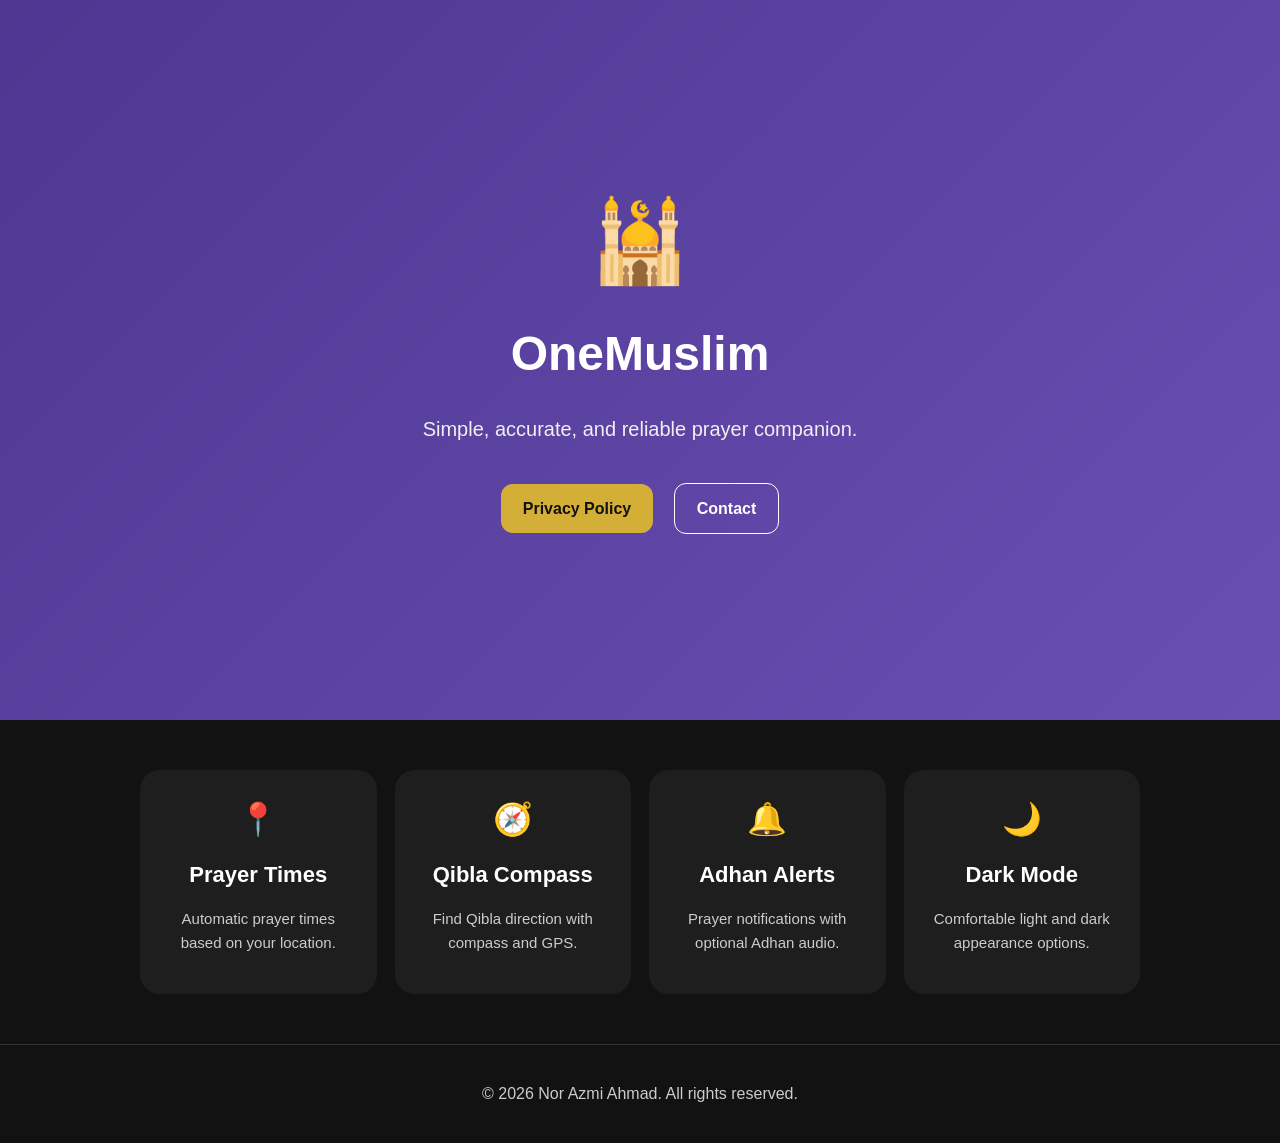
<file: index.html>
<!DOCTYPE html>
<html lang="en">
<head>
    <meta charset="UTF-8">
    <meta name="viewport" content="width=device-width, initial-scale=1.0">
    <title>OneMuslim</title>
    <link rel="stylesheet" href="css/style.css">
</head>
<body>

<header class="hero">
    <div class="container">
        <div class="logo">🕌</div>
        <h1>OneMuslim</h1>
        <p>Simple, accurate, and reliable prayer companion.</p>
        <div class="buttons">
            <a href="privacy.html">Privacy Policy</a>
            <a href="contact.html" class="secondary">Contact</a>
        </div>
    </div>
</header>

<main class="container">

    <section class="features">
        <div class="card">📍<h3>Prayer Times</h3><p>Automatic prayer times based on your location.</p></div>
        <div class="card">🧭<h3>Qibla Compass</h3><p>Find Qibla direction with compass and GPS.</p></div>
        <div class="card">🔔<h3>Adhan Alerts</h3><p>Prayer notifications with optional Adhan audio.</p></div>
        <div class="card">🌙<h3>Dark Mode</h3><p>Comfortable light and dark appearance options.</p></div>
    </section>

</main>

<footer>
    <p>© 2026 Nor Azmi Ahmad. All rights reserved.</p>
</footer>

</body>
</html>
</file>
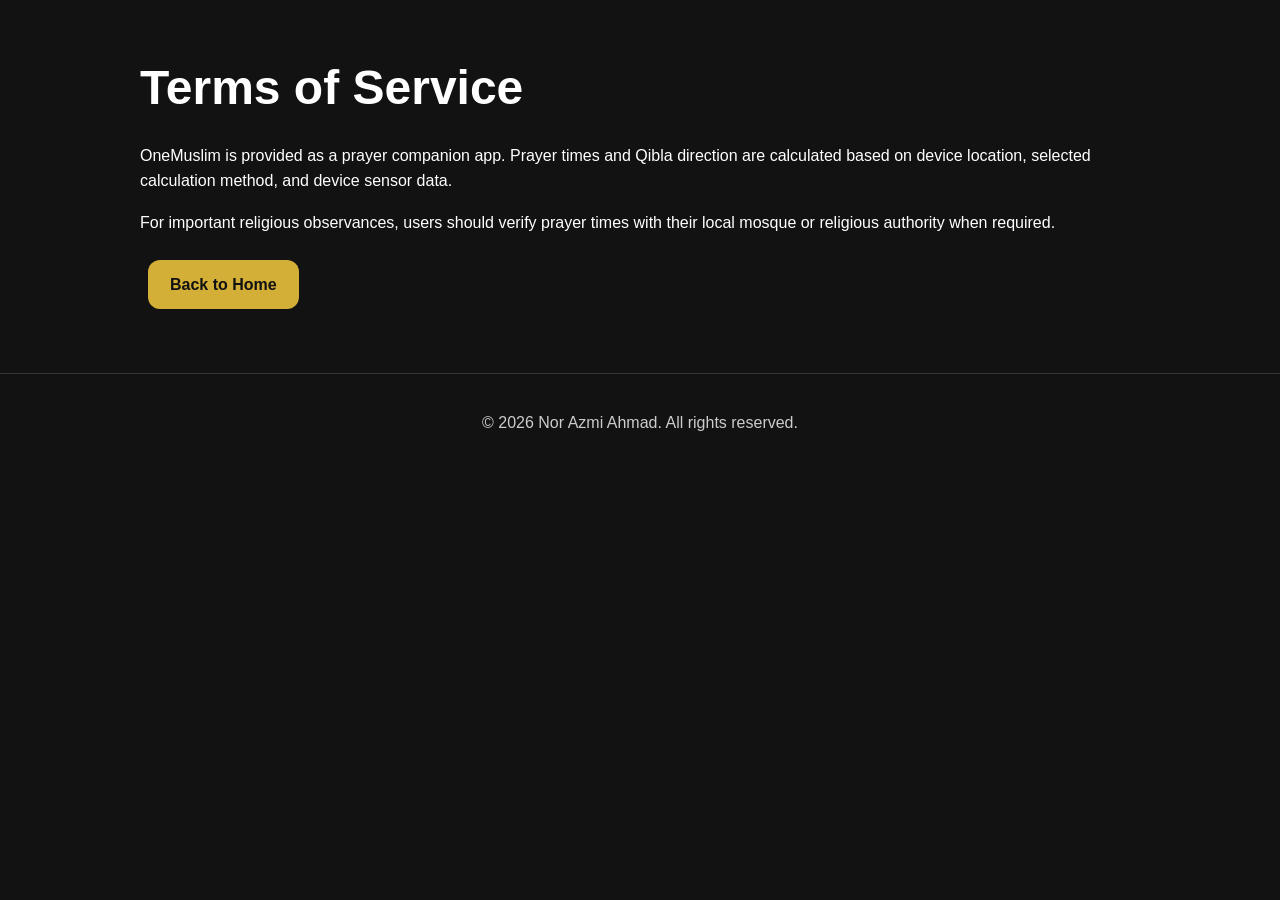
<file: contact.html>
<!DOCTYPE html>
<html lang="en">
<head>
    <meta charset="UTF-8">
    <meta name="viewport" content="width=device-width, initial-scale=1.0">
    <title>Terms - OneMuslim</title>
    <link rel="stylesheet" href="css/style.css">
</head>
<body>

<main class="container page">
    <h1>Terms of Service</h1>

    <p>OneMuslim is provided as a prayer companion app. Prayer times and Qibla direction are calculated based on device location, selected calculation method, and device sensor data.</p>

    <p>For important religious observances, users should verify prayer times with their local mosque or religious authority when required.</p>

    <p><a href="index.html">Back to Home</a></p>
</main>

<footer>
    <p>© 2026 Nor Azmi Ahmad. All rights reserved.</p>
</footer>

</body>
</html>
</file>
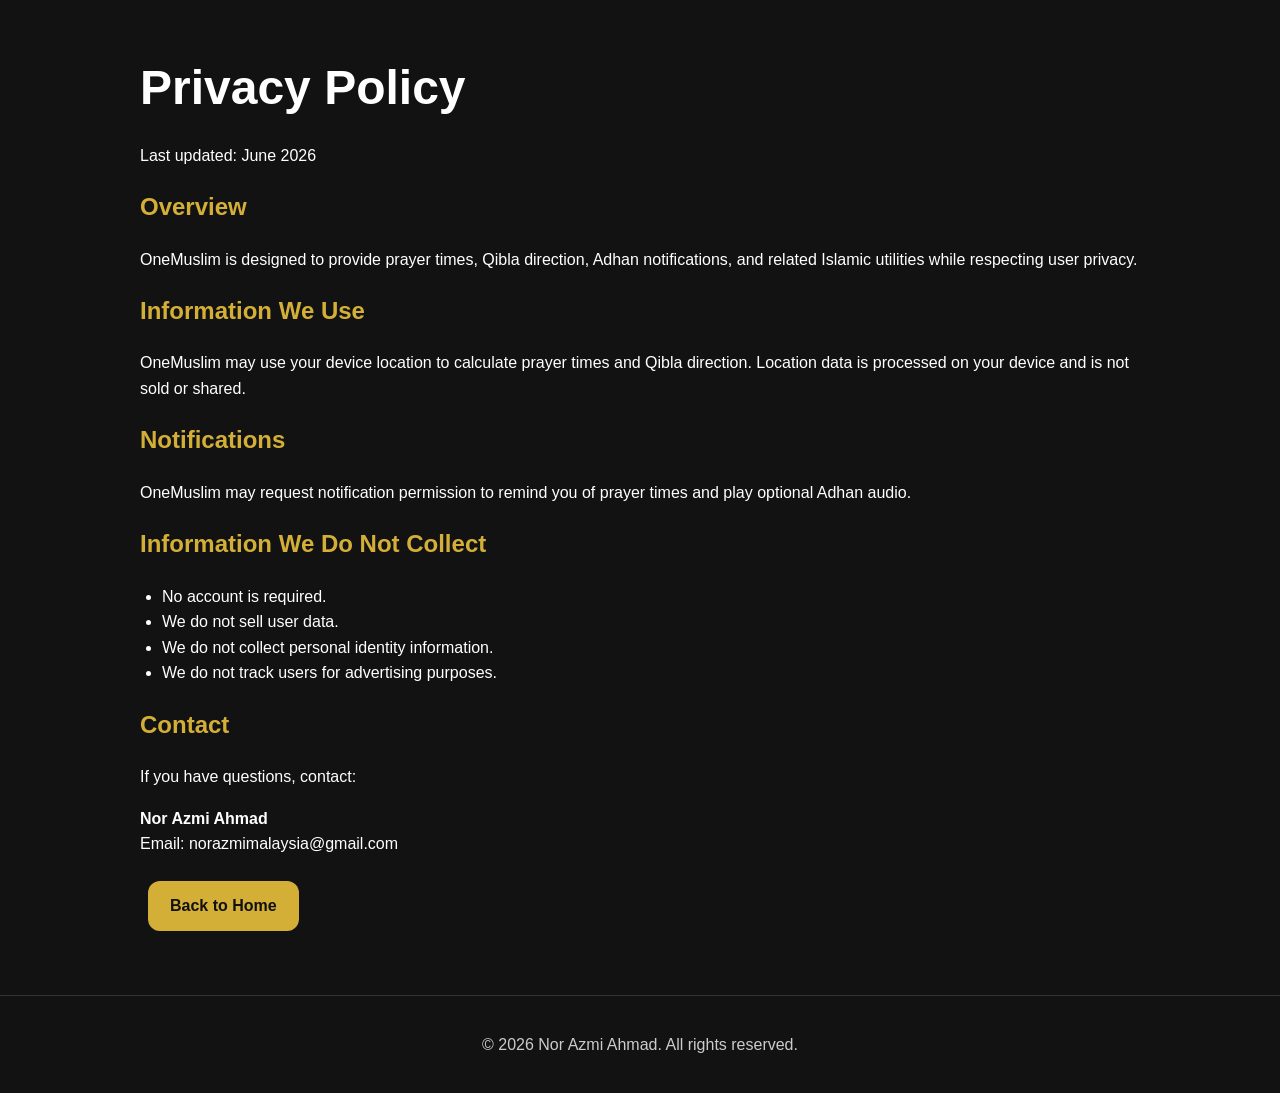
<file: privacy.html>
<!DOCTYPE html>
<html lang="en">
<head>
    <meta charset="UTF-8">
    <meta name="viewport" content="width=device-width, initial-scale=1.0">
    <title>Privacy Policy - OneMuslim</title>
    <link rel="stylesheet" href="css/style.css">
</head>
<body>

<main class="container page">
    <h1>Privacy Policy</h1>
    <p>Last updated: June 2026</p>

    <h2>Overview</h2>
    <p>OneMuslim is designed to provide prayer times, Qibla direction, Adhan notifications, and related Islamic utilities while respecting user privacy.</p>

    <h2>Information We Use</h2>
    <p>OneMuslim may use your device location to calculate prayer times and Qibla direction. Location data is processed on your device and is not sold or shared.</p>

    <h2>Notifications</h2>
    <p>OneMuslim may request notification permission to remind you of prayer times and play optional Adhan audio.</p>

    <h2>Information We Do Not Collect</h2>
    <ul>
        <li>No account is required.</li>
        <li>We do not sell user data.</li>
        <li>We do not collect personal identity information.</li>
        <li>We do not track users for advertising purposes.</li>
    </ul>

    <h2>Contact</h2>
    <p>If you have questions, contact:</p>
    <p><strong>Nor Azmi Ahmad</strong><br>
    Email: norazmimalaysia@gmail.com</p>

    <p><a href="index.html">Back to Home</a></p>
</main>

<footer>
    <p>© 2026 Nor Azmi Ahmad. All rights reserved.</p>
</footer>

</body>
</html>
</file>
<file: css/style.css>
* {
    box-sizing: border-box;
}

body {
    margin: 0;
    font-family: Arial, sans-serif;
    background: #121212;
    color: #ffffff;
    line-height: 1.6;
}

.container {
    width: 92%;
    max-width: 1000px;
    margin: auto;
}

.hero {
    min-height: 80vh;
    display: flex;
    align-items: center;
    text-align: center;
    background: linear-gradient(135deg, #4D3791, #6A4FB3);
}

.logo {
    font-size: 80px;
}

h1 {
    font-size: 48px;
    margin: 10px 0;
}

h2 {
    color: #D4AF37;
}

.hero p {
    font-size: 20px;
    color: #f0f0f0;
}

.buttons {
    margin-top: 30px;
}

.buttons a,
.page a {
    display: inline-block;
    padding: 12px 22px;
    margin: 8px;
    background: #D4AF37;
    color: #111;
    text-decoration: none;
    border-radius: 12px;
    font-weight: bold;
}

.buttons .secondary {
    background: transparent;
    color: #fff;
    border: 1px solid #fff;
}

.features {
    display: grid;
    grid-template-columns: repeat(auto-fit, minmax(220px, 1fr));
    gap: 18px;
    margin: 50px 0;
}

.card {
    background: #1E1E1E;
    padding: 24px;
    border-radius: 20px;
    text-align: center;
    font-size: 32px;
}

.card h3 {
    font-size: 22px;
    margin: 12px 0 8px;
}

.card p {
    font-size: 15px;
    color: #cccccc;
}

.page {
    padding: 40px 0;
}

ul {
    padding-left: 22px;
}

footer {
    text-align: center;
    padding: 20px;
    color: #cccccc;
    border-top: 1px solid #333;
}

@media (max-width: 600px) {
    h1 {
        font-size: 38px;
    }

    .hero p {
        font-size: 17px;
    }
}
</file>
